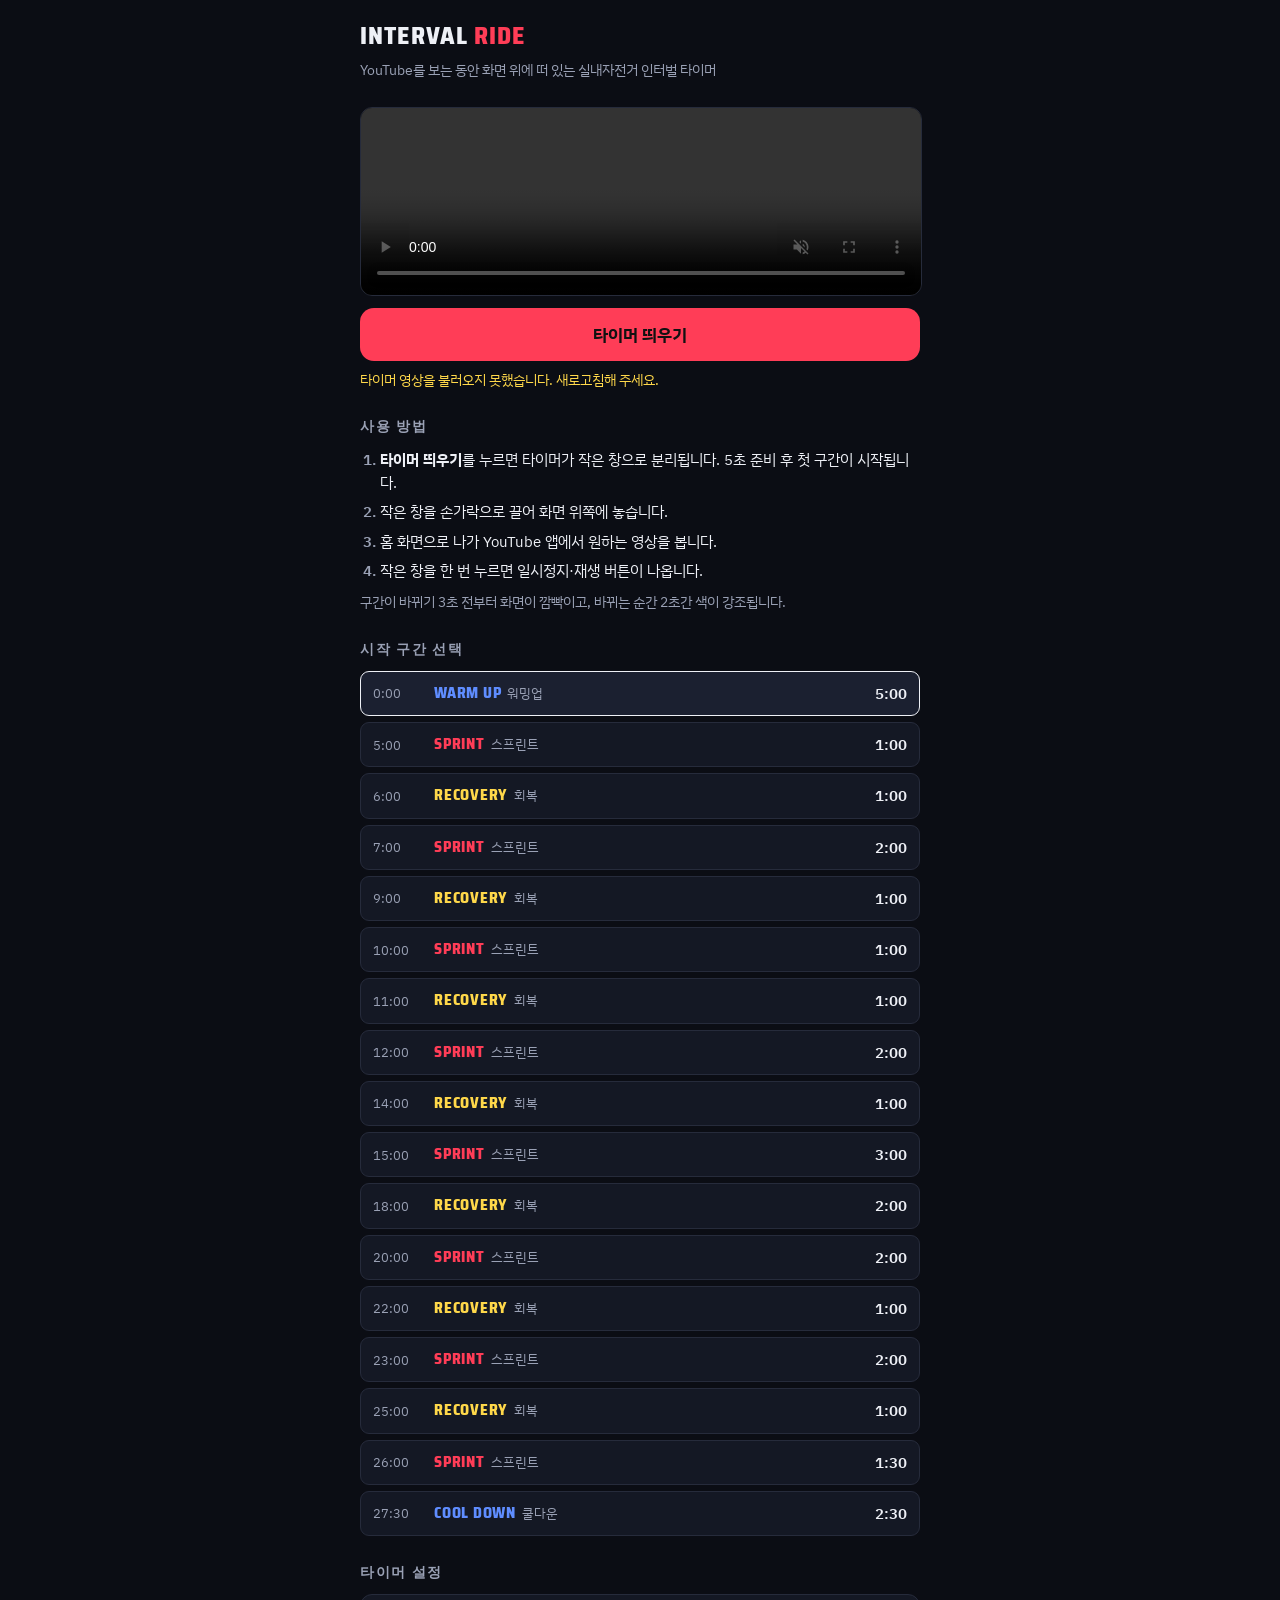
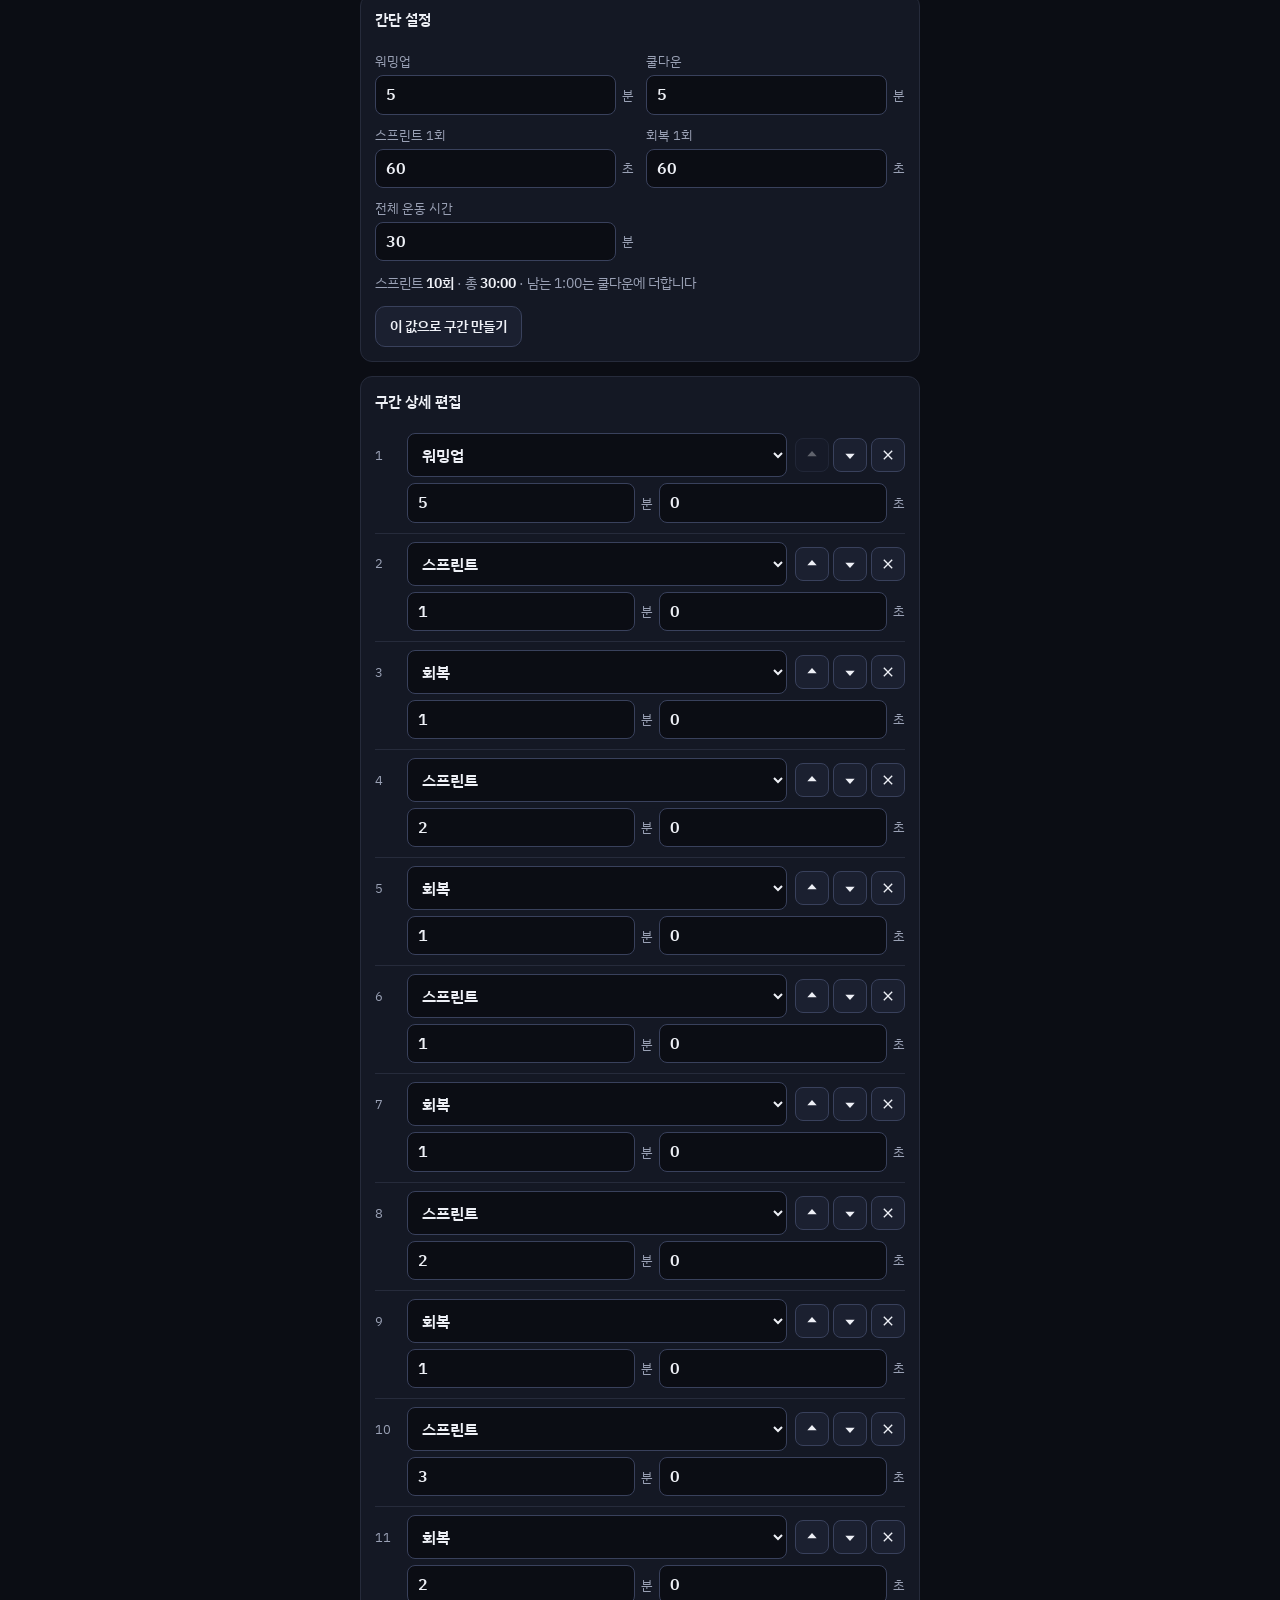
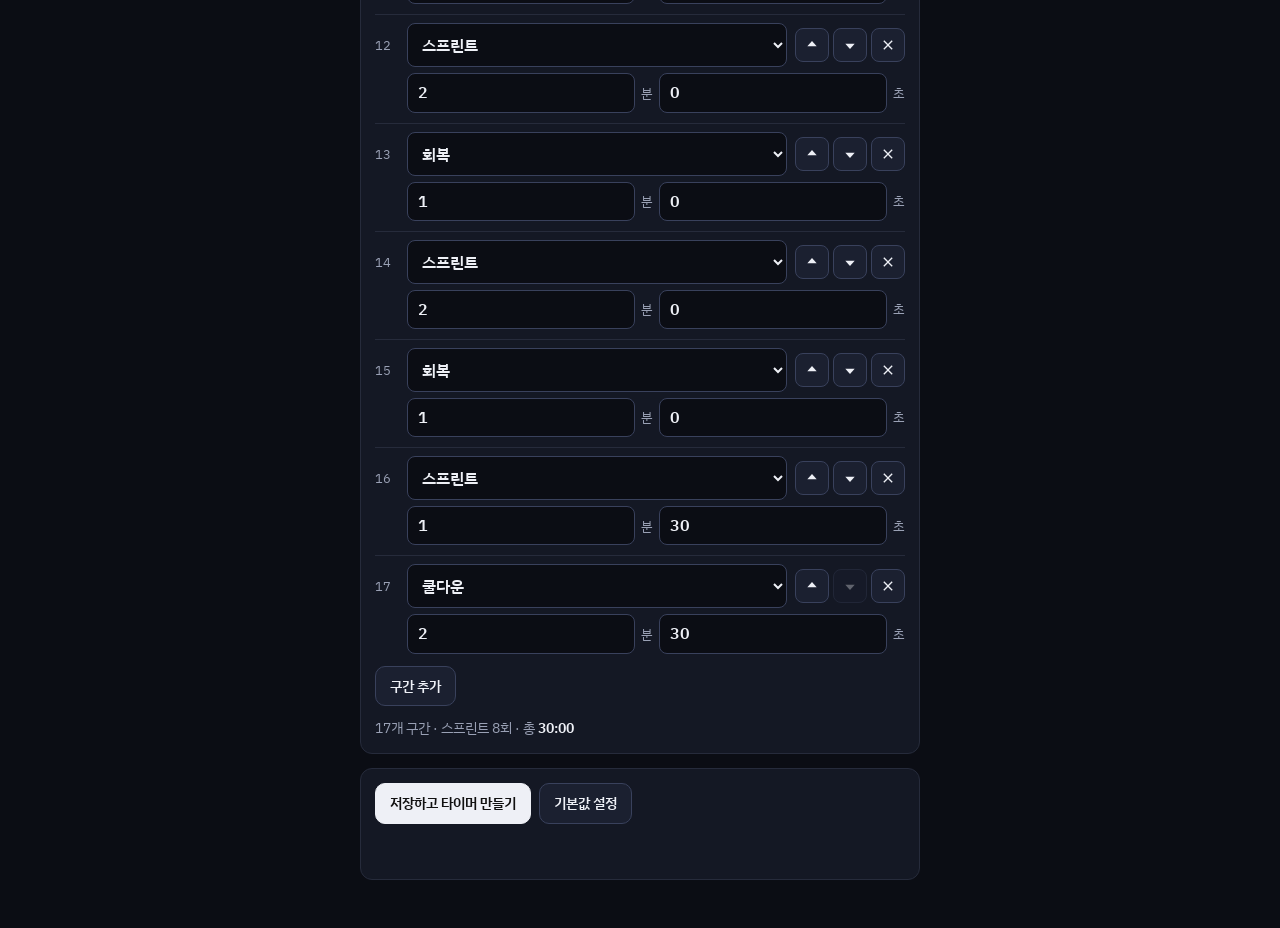
<file: index.html>
<!doctype html>
<html lang="ko">
<head>
<meta charset="utf-8">
<meta name="viewport" content="width=device-width, initial-scale=1">
<title>Interval Ride</title>
<meta http-equiv="refresh" content="0; url=docs/">
<link rel="apple-touch-icon" href="docs/apple-touch-icon.png">
<script>location.replace('docs/' + location.hash);</script>
</head>
<body style="background:#0b0d14;color:#eef0f6;font-family:system-ui,sans-serif;padding:24px">
<p>타이머로 이동합니다. 이동하지 않으면 <a href="docs/" style="color:#eef0f6">여기</a>를 누르세요.</p>
</body>
</html>
</file>
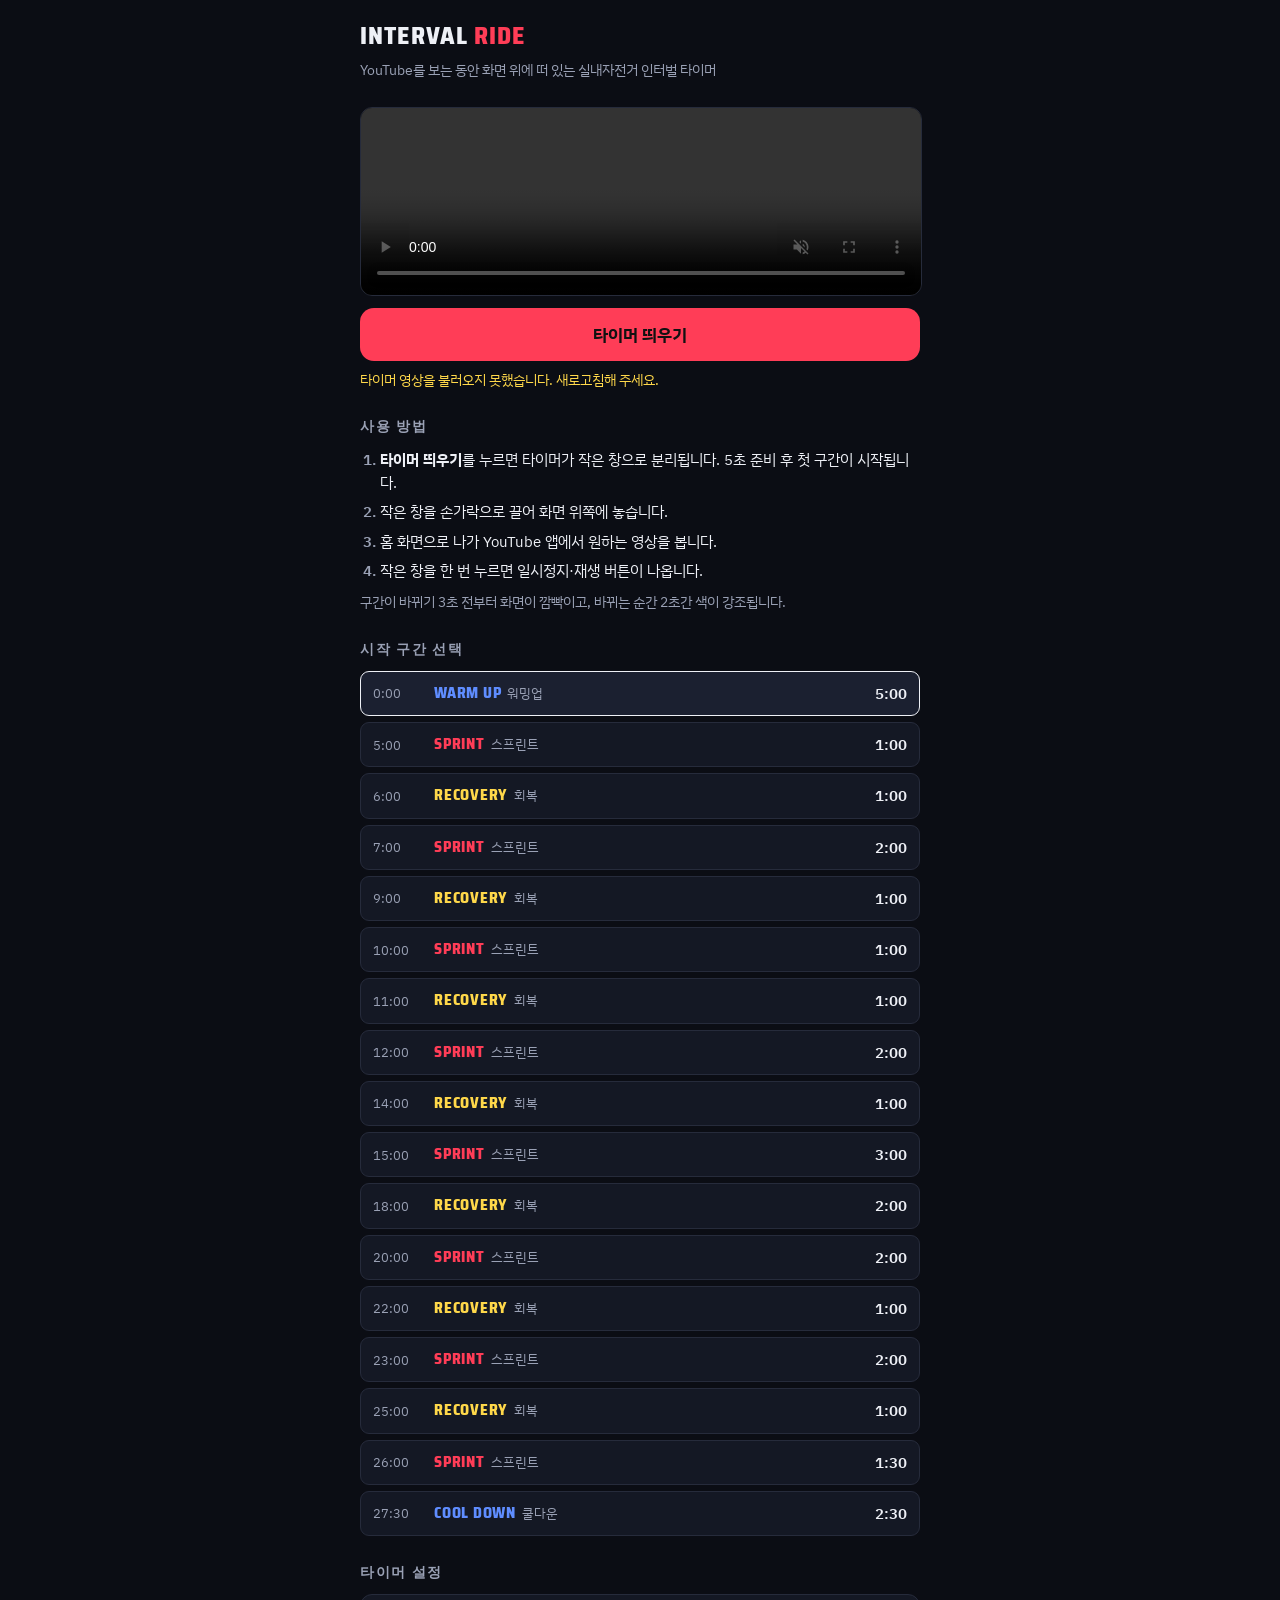
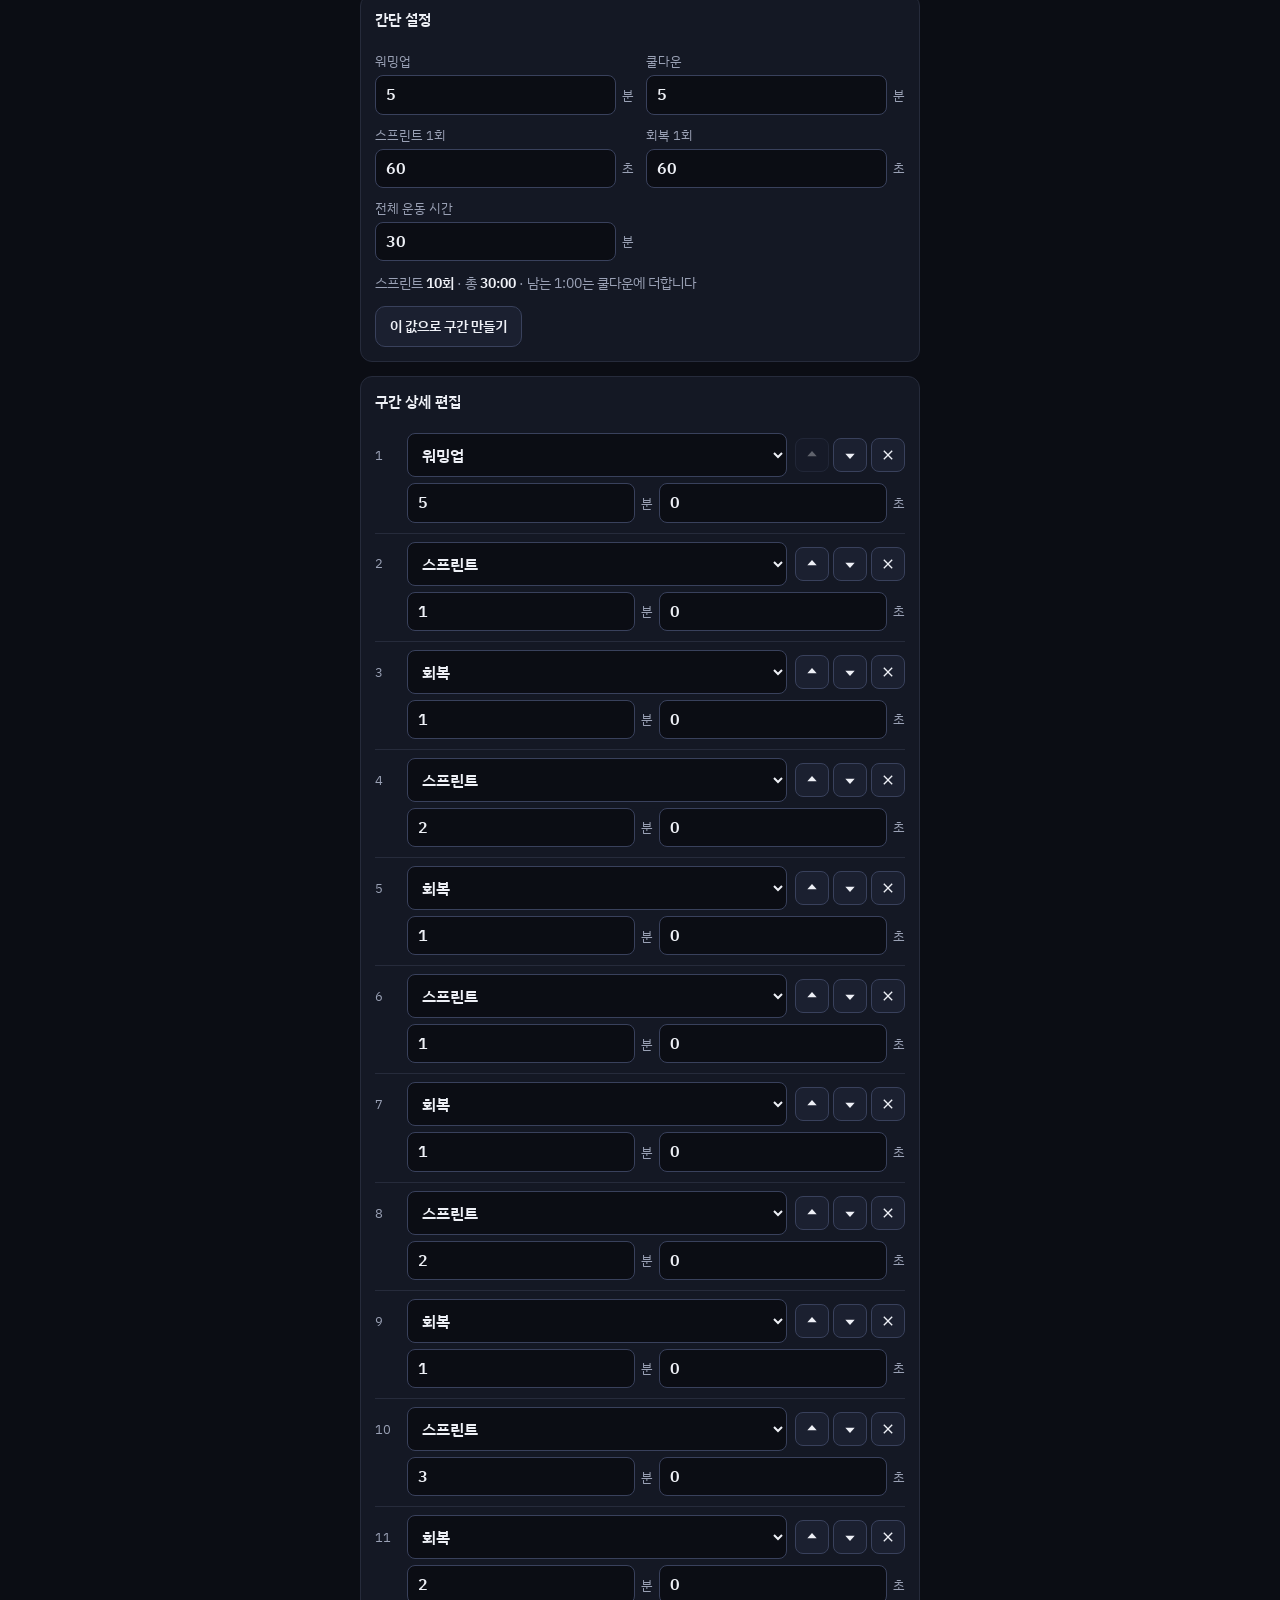
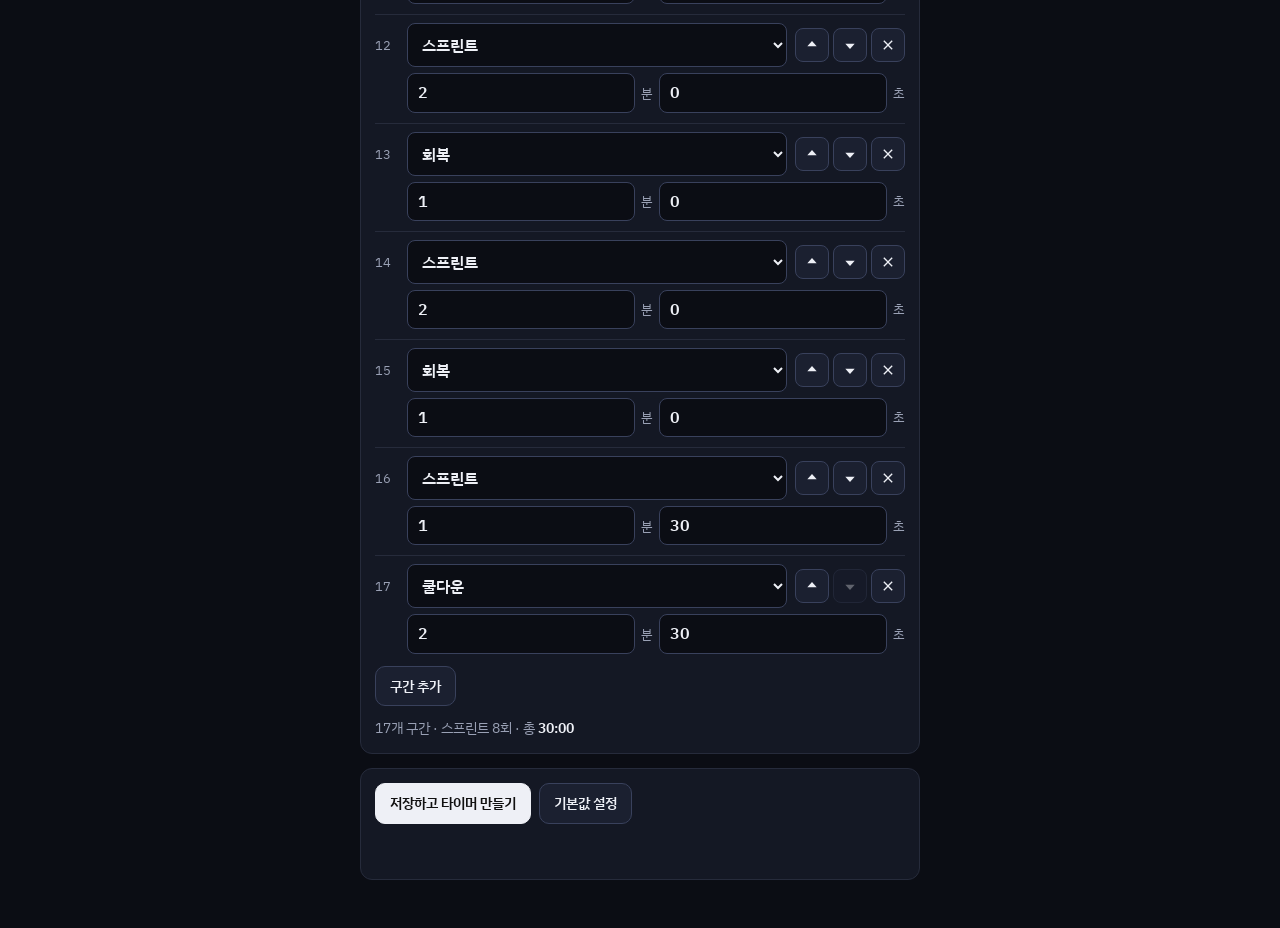
<file: docs/index.html>
<!doctype html>
<html lang="ko">
<head>
<meta charset="utf-8">
<meta name="viewport" content="width=device-width, initial-scale=1, viewport-fit=cover">
<meta name="apple-mobile-web-app-title" content="인터벌">
<meta name="theme-color" content="#0b0d14">
<link rel="apple-touch-icon" href="apple-touch-icon.png">
<link rel="manifest" href="manifest.webmanifest">
<style>html,body{margin:0}:root{padding-top:env(safe-area-inset-top,0px);padding-bottom:env(safe-area-inset-bottom,0px)}[hidden]{display:none!important}</style>
</head>
<body>
<title>Interval Ride</title>
<link rel="preconnect" href="https://fonts.googleapis.com">
<link rel="preconnect" href="https://fonts.gstatic.com" crossorigin>
<link rel="stylesheet" href="https://fonts.googleapis.com/css2?family=IBM+Plex+Sans+KR:wght@400;600&family=Saira+Semi+Condensed:wght@600;800&display=swap">
<style>
  /* 휴대폰 한 화면: 타이머 미리보기 → 띄우기 → 사용법 → 시작 구간 → 타이머 설정. 실내 운동용이라 어두운 테마 하나로 고정 */
  :root {
    --bg: #0b0d14;
    --panel: #141824;
    --panel-2: #1b2030;
    --line: #262b3b;
    --line-2: #39415c;
    --fg: #eef0f6;
    --muted: #9aa1b5;
    --warm: #5f8dff;
    --sprint: #ff3d57;
    --rec: #ffd84a;
    --ok: #4fe3a1;
    --font-display: "Saira Semi Condensed", "Arial Narrow", system-ui, sans-serif;
    --font-body: "IBM Plex Sans KR", "Apple SD Gothic Neo", "Malgun Gothic", system-ui, sans-serif;
    color-scheme: dark;
  }
  body { background: var(--bg); color: var(--fg); font-family: var(--font-body); font-size: 15px; line-height: 1.55; }
  .wrap { max-width: 560px; margin: 0 auto; padding-inline: 16px; padding-block: 18px 48px; display: flex; flex-direction: column; gap: 26px; }
  h1 { margin: 0; font-family: var(--font-display); font-weight: 800; font-size: 24px; letter-spacing: 0.04em; text-transform: uppercase; }
  h1 span { color: var(--sprint); }
  .lead { margin: 4px 0 0; color: var(--muted); font-size: 14px; }
  h2 { margin: 0 0 10px; font-family: var(--font-display); font-weight: 600; font-size: 14px; letter-spacing: 0.12em; text-transform: uppercase; color: var(--muted); }
  h3 { margin: 0 0 8px; font-size: 14.5px; font-weight: 600; }
  video { display: block; width: 100%; max-width: 100%; aspect-ratio: 3 / 1; background: #000; border-radius: 12px; border: 1px solid var(--line); }

  button { font-family: var(--font-body); }
  button:focus-visible, input:focus-visible, select:focus-visible { outline: 2px solid var(--fg); outline-offset: 2px; }
  .go {
    font-weight: 700; font-size: 17px; line-height: 1;
    color: #111; background: var(--sprint);
    border: 0; border-radius: 14px; padding: 18px; width: 100%; cursor: pointer;
  }
  .go:active { filter: brightness(0.92); }
  .go:disabled { background: var(--line-2); color: var(--muted); cursor: default; }
  .btn {
    font-weight: 600; font-size: 14px; line-height: 1.2;
    color: var(--fg); background: var(--panel-2);
    border: 1px solid var(--line-2); border-radius: 10px; padding: 11px 14px; cursor: pointer;
  }
  .btn.primary { background: var(--fg); color: #111; border-color: var(--fg); }
  .btn:disabled { opacity: 0.5; cursor: default; }
  .status { margin: 8px 0 0; min-height: 1.5em; font-size: 14px; color: var(--muted); }
  .status.err { color: var(--rec); }
  .status.ok { color: var(--ok); }

  ol.steps { margin: 0; padding-left: 1.3em; display: flex; flex-direction: column; gap: 6px; }
  ol.steps li::marker { color: var(--muted); font-weight: 600; }
  .note { margin: 10px 0 0; font-size: 13.5px; color: var(--muted); }

  .phases { list-style: none; margin: 0; padding: 0; display: flex; flex-direction: column; gap: 6px; }
  .phase {
    all: unset; box-sizing: border-box; width: 100%; cursor: pointer;
    display: grid; grid-template-columns: 3.4em 1fr auto; align-items: center; gap: 10px;
    padding: 10px 12px; border-radius: 9px;
    background: var(--panel); border: 1px solid var(--line);
    font-variant-numeric: tabular-nums;
  }
  .phase:focus-visible { outline: 2px solid var(--fg); outline-offset: 2px; }
  .phase .at { color: var(--muted); font-size: 13px; }
  .phase .name { font-family: var(--font-display); font-weight: 800; letter-spacing: 0.05em; }
  .phase .name small { font-family: var(--font-body); font-weight: 400; letter-spacing: 0; color: var(--muted); margin-left: 6px; font-size: 12.5px; }
  .phase .dur { font-weight: 600; }
  .is-now .phase { border-color: var(--fg); background: var(--panel-2); }
  .k-warmup, .k-cooldown { color: var(--warm); }
  .k-sprint { color: var(--sprint); }
  .k-recovery { color: var(--rec); }

  /* 설정 */
  .card { background: var(--panel); border: 1px solid var(--line); border-radius: 12px; padding: 14px; display: flex; flex-direction: column; gap: 12px; }
  .grid { display: grid; grid-template-columns: repeat(2, minmax(0, 1fr)); gap: 10px 12px; }
  .field { display: flex; flex-direction: column; gap: 4px; min-width: 0; }
  .field label { font-size: 13px; color: var(--muted); }
  .unit { display: flex; align-items: center; gap: 6px; }
  .unit span { color: var(--muted); font-size: 13px; }
  input[type="number"], select {
    font: 600 16px/1.2 var(--font-body);
    color: var(--fg); background: var(--bg);
    border: 1px solid var(--line-2); border-radius: 8px;
    padding: 9px 10px; width: 100%; min-width: 0; box-sizing: border-box;
    font-variant-numeric: tabular-nums;
  }
  .summary { margin: 0; font-size: 13.5px; color: var(--muted); }
  .summary b { color: var(--fg); font-weight: 600; }
  .actions { display: flex; flex-wrap: wrap; gap: 8px; }

  .edit-list { list-style: none; margin: 0; padding: 0; display: flex; flex-direction: column; gap: 8px; }
  .edit-row {
    display: grid;
    grid-template-columns: 1.6em minmax(0, 1fr) auto;
    grid-template-areas: "no kind tools" ". time time";
    gap: 6px 8px;
    align-items: center;
    padding-bottom: 10px;
    border-bottom: 1px solid var(--line);
  }
  .edit-row:last-child { border-bottom: 0; padding-bottom: 0; }
  .edit-row .no { grid-area: no; color: var(--muted); font-size: 13px; font-variant-numeric: tabular-nums; }
  .edit-row select { grid-area: kind; }
  .edit-row .time { grid-area: time; display: grid; grid-template-columns: minmax(0, 1fr) auto minmax(0, 1fr) auto; gap: 6px; align-items: center; }
  .edit-row .time span { color: var(--muted); font-size: 13px; }
  .edit-row .tools { grid-area: tools; display: flex; gap: 4px; }
  .icon-btn {
    width: 34px; height: 34px; display: grid; place-items: center;
    color: var(--fg); background: var(--panel-2);
    border: 1px solid var(--line-2); border-radius: 8px; cursor: pointer; padding: 0;
  }
  .icon-btn svg { width: 16px; height: 16px; fill: currentColor; }
  .icon-btn:disabled { opacity: 0.35; cursor: default; }

  progress { width: 100%; height: 8px; accent-color: var(--sprint); }
  .confirm { display: flex; flex-wrap: wrap; gap: 8px; align-items: center; font-size: 14px; }

  .standalone-note { margin-top: 10px; padding: 12px 14px; border-radius: 12px; background: var(--panel); border: 1px solid var(--rec); display: flex; flex-direction: column; gap: 10px; font-size: 14px; }
  .standalone-note p { margin: 0; }
  .standalone-note .small { color: var(--muted); font-size: 13px; }
  .standalone-note .btn { align-self: flex-start; text-decoration: none; }
  [hidden] { display: none !important; }
</style>

<div class="wrap">
  <header>
    <h1>Interval <span>Ride</span></h1>
    <p class="lead">YouTube를 보는 동안 화면 위에 떠 있는 실내자전거 인터벌 타이머</p>
  </header>

  <section aria-label="타이머">
    <video id="v" src="interval-ride-pip.mp4" muted playsinline webkit-playsinline preload="auto" controls></video>
    <div style="margin-top:12px">
      <button type="button" class="go" id="go">타이머 띄우기</button>
      <p class="status" id="status" role="status"></p>
      <div class="standalone-note" id="standalone-note" hidden>
        <p>지금은 홈 화면 앱 모드로 열려 있습니다. 이 모드에서는 아이폰이 작은 창(PiP)을 막습니다. Safari에서 열어 주세요.</p>
        <a class="btn" id="open-safari" href="x-safari-https://senemqor-bit.github.io/df/docs/">Safari에서 열기</a>
        <p class="small">홈 화면 아이콘을 다시 만들 때는 공유 → 홈 화면에 추가 화면에서 <b>웹 앱으로 열기</b>를 끄면, 아이콘이 Safari로 열립니다.</p>
      </div>
    </div>
  </section>

  <section>
    <h2>사용 방법</h2>
    <ol class="steps">
      <li><b>타이머 띄우기</b>를 누르면 타이머가 작은 창으로 분리됩니다. 5초 준비 후 첫 구간이 시작됩니다.</li>
      <li>작은 창을 손가락으로 끌어 화면 위쪽에 놓습니다.</li>
      <li>홈 화면으로 나가 YouTube 앱에서 원하는 영상을 봅니다.</li>
      <li>작은 창을 한 번 누르면 일시정지·재생 버튼이 나옵니다.</li>
    </ol>
    <p class="note">구간이 바뀌기 3초 전부터 화면이 깜빡이고, 바뀌는 순간 2초간 색이 강조됩니다.</p>
  </section>

  <section>
    <h2 id="phases-h">시작 구간 선택</h2>
    <ol class="phases" id="phases" aria-labelledby="phases-h"></ol>
  </section>

  <section>
    <h2>타이머 설정</h2>
    <div style="display:flex;flex-direction:column;gap:14px">

      <div class="card">
        <h3>간단 설정</h3>
        <div class="grid">
          <div class="field">
            <label for="q-warm">워밍업</label>
            <div class="unit"><input type="number" id="q-warm" min="0" max="30" step="1" inputmode="numeric" value="5"><span>분</span></div>
          </div>
          <div class="field">
            <label for="q-cool">쿨다운</label>
            <div class="unit"><input type="number" id="q-cool" min="0" max="30" step="1" inputmode="numeric" value="5"><span>분</span></div>
          </div>
          <div class="field">
            <label for="q-sprint">스프린트 1회</label>
            <div class="unit"><input type="number" id="q-sprint" min="5" max="600" step="5" inputmode="numeric" value="60"><span>초</span></div>
          </div>
          <div class="field">
            <label for="q-rec">회복 1회</label>
            <div class="unit"><input type="number" id="q-rec" min="5" max="600" step="5" inputmode="numeric" value="60"><span>초</span></div>
          </div>
          <div class="field">
            <label for="q-total">전체 운동 시간</label>
            <div class="unit"><input type="number" id="q-total" min="5" max="120" step="1" inputmode="numeric" value="30"><span>분</span></div>
          </div>
        </div>
        <p class="summary" id="q-summary"></p>
        <div class="actions">
          <button type="button" class="btn" id="q-apply">이 값으로 구간 만들기</button>
        </div>
      </div>

      <div class="card">
        <h3>구간 상세 편집</h3>
        <ol class="edit-list" id="edit-list"></ol>
        <div class="actions">
          <button type="button" class="btn" id="add">구간 추가</button>
        </div>
        <p class="summary" id="e-summary"></p>
      </div>

      <div class="card">
        <div class="actions">
          <button type="button" class="btn primary" id="build">저장하고 타이머 만들기</button>
          <button type="button" class="btn" id="reset">기본값 설정</button>
        </div>
        <div class="confirm" id="reset-confirm" hidden>
          <span>기본 구성(30분, 17구간)으로 되돌릴까요?</span>
          <button type="button" class="btn" id="reset-yes">되돌리기</button>
          <button type="button" class="btn" id="reset-no">취소</button>
        </div>
        <progress id="prog" max="1" value="0" hidden></progress>
        <p class="status" id="b-status" role="status"></p>
      </div>
    </div>
  </section>
</div>

<script>
(function () {
  'use strict';

  // ---------- 기본 구성 (원본 영상 기반, 마지막 쿨다운 일부를 회복·스프린트로 바꾼 구성, 총 30분) ----------
  var DEFAULT = [
    ['warmup', 300], ['sprint', 60], ['recovery', 60], ['sprint', 120], ['recovery', 60],
    ['sprint', 60], ['recovery', 60], ['sprint', 120], ['recovery', 60], ['sprint', 180],
    ['recovery', 120], ['sprint', 120], ['recovery', 60], ['sprint', 120], ['recovery', 60],
    ['sprint', 90], ['cooldown', 150]
  ];
  var LEAD = 5, TAIL = 10, FPS = 2;
  var KINDS = {
    warmup: { label: 'WARM UP', ko: '워밍업', color: '#5f8dff' },
    sprint: { label: 'SPRINT', ko: '스프린트', color: '#ff3d57' },
    recovery: { label: 'RECOVERY', ko: '회복', color: '#ffd84a' },
    cooldown: { label: 'COOL DOWN', ko: '쿨다운', color: '#5f8dff' }
  };
  var STORE = 'intervalRide.program';
  var MAX_TOTAL = 120 * 60;

  var $ = function (id) { return document.getElementById(id); };
  var v = $('v'), go = $('go'), statusEl = $('status'), list = $('phases');

  function say(el, msg, kind) { el.textContent = msg; el.className = 'status' + (kind ? ' ' + kind : ''); }
  function mmss(s) { return Math.floor(s / 60) + ':' + String(s % 60).padStart(2, '0'); }
  function totalOf(p) { return p.reduce(function (a, x) { return a + x[1]; }, 0); }
  function isDefault(p) { return JSON.stringify(p) === JSON.stringify(DEFAULT); }
  function startsOf(p) { var s = [], a = 0; p.forEach(function (x) { s.push(a); a += x[1]; }); return s; }
  function clone(p) { return p.map(function (x) { return [x[0], x[1]]; }); }

  function valid(p) {
    if (!Array.isArray(p) || !p.length) return false;
    return p.every(function (x) { return KINDS[x[0]] && x[1] >= 1 && x[1] <= 3600; }) && totalOf(p) <= MAX_TOTAL;
  }

  // 저장된 구성 (타이머로 쓰이는 것) 과 편집 중인 구성
  var active = DEFAULT;
  try {
    var saved = JSON.parse(localStorage.getItem(STORE) || 'null');
    if (valid(saved)) active = saved;
  } catch (e) { /* 기본값 사용 */ }
  var draft = clone(active);

  // ---------- 시작 구간 목록 ----------
  var rows = [];
  function renderPhases() {
    list.innerHTML = '';
    var st = startsOf(active);
    rows = active.map(function (p, i) {
      var li = document.createElement('li');
      var b = document.createElement('button');
      b.type = 'button';
      b.className = 'phase';
      b.innerHTML = '<span class="at">' + mmss(st[i]) + '</span>' +
        '<span class="name k-' + p[0] + '">' + KINDS[p[0]].label + '<small>' + KINDS[p[0]].ko + '</small></span>' +
        '<span class="dur">' + mmss(p[1]) + '</span>';
      b.addEventListener('click', function () {
        if (!v.src) return;
        v.currentTime = i === 0 ? 0 : LEAD + st[i];
        say(statusEl, KINDS[p[0]].label + ' (' + mmss(st[i]) + ')부터 시작하도록 맞췄습니다. 타이머 띄우기를 누르세요.');
        highlight();
      });
      li.appendChild(b);
      list.appendChild(li);
      return li;
    });
    highlight();
  }
  function highlight() {
    var st = startsOf(active), e = v.currentTime - LEAD, idx = 0;
    for (var i = 0; i < st.length; i++) if (st[i] <= e) idx = i;
    rows.forEach(function (li, i) { li.classList.toggle('is-now', i === idx); });
  }
  v.addEventListener('timeupdate', highlight);

  // ---------- 작은 창(PiP) ----------
  var PIP_OK = '작은 창으로 띄웠습니다. 위쪽으로 옮긴 뒤 YouTube를 여세요.';
  function inPip() {
    return v.webkitPresentationMode === 'picture-in-picture' || document.pictureInPictureElement === v;
  }
  go.addEventListener('click', function () {
    v.muted = true;
    var playing = v.play();
    if (playing && playing.catch) playing.catch(function () {});
    try {
      if (typeof v.webkitSupportsPresentationMode === 'function' && v.webkitSupportsPresentationMode('picture-in-picture')) {
        if (v.readyState < 1) {
          // 영상 정보를 아직 못 받았으면 아이폰이 작은 창 요청을 무시함 → 받는 즉시 다시 시도
          say(statusEl, '타이머를 불러오는 중입니다. 작은 창이 뜨지 않으면 버튼을 한 번 더 눌러 주세요.');
          v.addEventListener('loadedmetadata', function () {
            try { v.webkitSetPresentationMode('picture-in-picture'); } catch (e) { /* 다시 누르도록 안내됨 */ }
          }, { once: true });
          return;
        }
        v.webkitSetPresentationMode('picture-in-picture');
        setTimeout(function () {
          if (!inPip()) say(statusEl, '작은 창이 뜨지 않았습니다. 버튼을 한 번 더 눌러 주세요.', 'err');
        }, 1500);
        return;
      }
      if (document.pictureInPictureEnabled && typeof v.requestPictureInPicture === 'function') {
        v.requestPictureInPicture().then(function () { say(statusEl, PIP_OK); }, pipFail);
        return;
      }
    } catch (e) { /* 아래 안내 */ }
    // Safari에서 페이지가 claude.ai 안에 들어가 있으면 작은 창을 바로 열 수 없음 → 전체화면 플레이어로 열고 그 안의 PiP 버튼을 쓰게 함
    if (openFullscreen()) {
      say(statusEl, '전체화면 플레이어가 열렸습니다. 왼쪽 위의 작은 창(PiP) 버튼을 누르면 타이머가 작은 창으로 떠 있습니다.');
      return;
    }
    pipFail();
  });
  function openFullscreen() {
    try {
      if (typeof v.webkitEnterFullscreen === 'function') { v.webkitEnterFullscreen(); return true; }
      if (typeof v.requestFullscreen === 'function') { v.requestFullscreen().catch(function () {}); return true; }
    } catch (e) { /* 아래 안내 */ }
    return false;
  }
  // 홈 화면 '웹 앱'으로 열린 경우 (Safari 주소창 없음): 아이폰이 이 모드에서는 PiP를 허용하지 않음
  var standalone = window.navigator.standalone === true ||
    (window.matchMedia && window.matchMedia('(display-mode: standalone)').matches);
  if (standalone && window.top === window) $('standalone-note').hidden = false;
  function pipFail() {
    if (standalone) {
      say(statusEl, '홈 화면 앱 모드에서는 작은 창을 열 수 없습니다. 아래 Safari에서 열기를 눌러 주세요.', 'err');
      return;
    }
    say(statusEl, '이 화면에서는 작은 창을 바로 열 수 없습니다. 영상 왼쪽 위의 전체화면 버튼을 누른 뒤, 전체화면 플레이어의 작은 창(PiP) 버튼을 눌러 주세요.', 'err');
  }
  v.addEventListener('enterpictureinpicture', function () { say(statusEl, PIP_OK); });
  v.addEventListener('webkitpresentationmodechanged', function () {
    if (v.webkitPresentationMode === 'picture-in-picture') say(statusEl, PIP_OK, 'ok');
  });
  v.addEventListener('error', function () {
    if (v.getAttribute('src')) say(statusEl, '타이머 영상을 불러오지 못했습니다. 새로고침해 주세요.', 'err');
  });

  // ---------- 간단 설정 ----------
  var qIds = ['q-warm', 'q-cool', 'q-sprint', 'q-rec', 'q-total'];
  function num(id) { var n = parseInt($(id).value, 10); return isFinite(n) ? n : 0; }
  function quickProgram() {
    var warm = Math.max(0, num('q-warm')) * 60, cool = Math.max(0, num('q-cool')) * 60;
    var sp = Math.max(5, num('q-sprint')), rc = Math.max(5, num('q-rec'));
    var total = Math.min(MAX_TOTAL, Math.max(1, num('q-total')) * 60);
    var room = total - warm - cool;
    var rounds = Math.floor((room + rc) / (sp + rc)); // 마지막 스프린트 뒤 회복은 생략 가능
    if (rounds < 1) return { error: '전체 운동 시간이 워밍업과 쿨다운을 더한 시간보다 길어야 합니다.' };
    var p = [];
    if (warm) p.push(['warmup', warm]);
    for (var i = 0; i < rounds; i++) {
      p.push(['sprint', sp]);
      if (i < rounds - 1) p.push(['recovery', rc]);
    }
    var used = totalOf(p) + cool;
    var extra = total - used; // 남는 시간은 쿨다운에 더해 전체 시간을 정확히 맞춤
    if (cool + extra > 0) p.push(['cooldown', cool + extra]);
    return { program: p, rounds: rounds, extra: extra };
  }
  function renderQuick() {
    var r = quickProgram();
    var el = $('q-summary');
    if (r.error) { el.textContent = r.error; return; }
    el.innerHTML = '스프린트 <b>' + r.rounds + '회</b> · 총 <b>' + mmss(totalOf(r.program)) + '</b>' +
      (r.extra > 0 ? ' · 남는 ' + mmss(r.extra) + '는 쿨다운에 더합니다' : '');
  }
  qIds.forEach(function (id) { $(id).addEventListener('input', renderQuick); });
  $('q-apply').addEventListener('click', function () {
    var r = quickProgram();
    if (r.error) { say($('b-status'), r.error, 'err'); return; }
    draft = r.program;
    renderEditor();
    say($('b-status'), '구간 상세 편집에 반영했습니다. 확인 후 저장하고 타이머 만들기를 누르세요.');
  });

  // ---------- 상세 편집 ----------
  var ICON = {
    up: '<svg viewBox="0 0 24 24"><path d="M12 6l7 8h-14z"/></svg>',
    down: '<svg viewBox="0 0 24 24"><path d="M12 18l-7-8h14z"/></svg>',
    del: '<svg viewBox="0 0 24 24"><path d="M6.4 5 12 10.6 17.6 5 19 6.4 13.4 12l5.6 5.6-1.4 1.4-5.6-5.6L6.4 19 5 17.6l5.6-5.6L5 6.4z"/></svg>'
  };
  var editList = $('edit-list');
  function renderEditor() {
    editList.innerHTML = '';
    draft.forEach(function (p, i) {
      var li = document.createElement('li');
      li.className = 'edit-row';
      var opts = Object.keys(KINDS).map(function (k) {
        return '<option value="' + k + '"' + (k === p[0] ? ' selected' : '') + '>' + KINDS[k].ko + '</option>';
      }).join('');
      li.innerHTML =
        '<span class="no">' + (i + 1) + '</span>' +
        '<select id="e-kind-' + i + '" aria-label="' + (i + 1) + '번 구간 종류">' + opts + '</select>' +
        '<span class="time">' +
          '<input type="number" id="e-min-' + i + '" min="0" max="60" inputmode="numeric" value="' + Math.floor(p[1] / 60) + '" aria-label="' + (i + 1) + '번 구간 분"><span>분</span>' +
          '<input type="number" id="e-sec-' + i + '" min="0" max="59" inputmode="numeric" value="' + (p[1] % 60) + '" aria-label="' + (i + 1) + '번 구간 초"><span>초</span>' +
        '</span>' +
        '<span class="tools">' +
          '<button type="button" class="icon-btn" data-act="up" aria-label="위로"' + (i === 0 ? ' disabled' : '') + '>' + ICON.up + '</button>' +
          '<button type="button" class="icon-btn" data-act="down" aria-label="아래로"' + (i === draft.length - 1 ? ' disabled' : '') + '>' + ICON.down + '</button>' +
          '<button type="button" class="icon-btn" data-act="del" aria-label="삭제"' + (draft.length === 1 ? ' disabled' : '') + '>' + ICON.del + '</button>' +
        '</span>';
      li.querySelector('select').addEventListener('change', function (ev) { draft[i][0] = ev.target.value; renderEditSummary(); });
      li.querySelectorAll('input').forEach(function (inp) {
        inp.addEventListener('input', function () {
          var m = Math.max(0, parseInt(li.querySelector('#e-min-' + i).value, 10) || 0);
          var s = Math.max(0, parseInt(li.querySelector('#e-sec-' + i).value, 10) || 0);
          draft[i][1] = m * 60 + s;
          renderEditSummary();
        });
      });
      li.querySelector('.tools').addEventListener('click', function (ev) {
        var b = ev.target.closest('button');
        if (!b || b.disabled) return;
        var act = b.dataset.act;
        if (act === 'up') { var t = draft[i - 1]; draft[i - 1] = draft[i]; draft[i] = t; }
        else if (act === 'down') { var u = draft[i + 1]; draft[i + 1] = draft[i]; draft[i] = u; }
        else if (act === 'del') draft.splice(i, 1);
        renderEditor();
      });
      editList.appendChild(li);
    });
    renderEditSummary();
  }
  function renderEditSummary() {
    var sprints = draft.filter(function (x) { return x[0] === 'sprint'; }).length;
    var t = totalOf(draft);
    var bad = draft.some(function (x) { return x[1] < 1; });
    $('e-summary').innerHTML = draft.length + '개 구간 · 스프린트 ' + sprints + '회 · 총 <b>' + mmss(t) + '</b>' +
      (bad ? ' · 0초인 구간이 있습니다' : '') + (t > MAX_TOTAL ? ' · 최대 120분까지 가능합니다' : '');
  }
  $('add').addEventListener('click', function () {
    var last = draft[draft.length - 1];
    var kind = last && last[0] === 'sprint' ? 'recovery' : 'sprint';
    draft.push([kind, 60]);
    renderEditor();
  });

  // ---------- 기본값 ----------
  $('reset').addEventListener('click', function () { $('reset-confirm').hidden = false; });
  $('reset-no').addEventListener('click', function () { $('reset-confirm').hidden = true; });
  $('reset-yes').addEventListener('click', function () {
    $('reset-confirm').hidden = true;
    draft = clone(DEFAULT);
    [['q-warm', 5], ['q-cool', 5], ['q-sprint', 60], ['q-rec', 60], ['q-total', 30]].forEach(function (x) { $(x[0]).value = x[1]; });
    renderQuick();
    renderEditor();
    activate(DEFAULT, null);
    saveProgram(null);
    say($('b-status'), '기본 구성(30분, 17구간)으로 되돌렸습니다.', 'ok');
  });

  // ---------- 타이머 영상 만들기 (기기 안에서 바로 인코딩) ----------
  var blobUrl = null;
  var DEFAULT_SRC = 'interval-ride-pip.mp4';
  var defaultBlobUrl = null;
  function activate(p, url) {
    active = clone(p);
    if (blobUrl && blobUrl !== url) URL.revokeObjectURL(blobUrl);
    blobUrl = url;
    v.src = url || defaultBlobUrl || DEFAULT_SRC;
    v.load();
    renderPhases();
    if (!url && !defaultBlobUrl) preloadDefault();
  }
  // 기본 영상을 미리 통째로 받아 둠: 아이폰 Safari는 네트워크 영상의 정보를 미리 받지 않아 첫 터치에 작은 창이 안 뜰 수 있음
  var preloading = false;
  function preloadDefault() {
    if (preloading || defaultBlobUrl || typeof fetch !== 'function') return;
    preloading = true;
    fetch(DEFAULT_SRC).then(function (r) {
      if (!r.ok) throw new Error('fetch');
      return r.blob();
    }).then(function (b) {
      defaultBlobUrl = URL.createObjectURL(new Blob([b], { type: 'video/mp4' }));
      if (blobUrl || !isDefault(active) || inPip() || !v.paused) return; // 사용자 구성 사용 중이거나 이미 재생 중
      var t = v.currentTime;
      v.src = defaultBlobUrl;
      v.load();
      if (t) v.addEventListener('loadedmetadata', function () { v.currentTime = t; }, { once: true });
    }).catch(function () { preloading = false; });
  }

  function frameState(p, st, total, t) {
    if (t < LEAD) {
      var first = p[0];
      return { col: '#5f8dff', frac: t / LEAD, time: String(Math.ceil(LEAD - t)), label: 'READY',
        sub: '1/' + p.length + ' · NEXT ' + KINDS[first[0]].label + ' ' + mmss(first[1]), flash: null };
    }
    if (t >= LEAD + total) {
      return { col: '#4fe3a1', frac: 1, time: pad(total), label: 'FINISH', sub: mmss(total) + ' COMPLETE', flash: null };
    }
    var e = t - LEAD, i = 0;
    for (var j = 0; j < st.length; j++) if (st[j] <= e) i = j;
    var k = p[i], into = e - st[i], rem = k[1] - into, nx = p[i + 1];
    var flash = null;
    if (into < 2) flash = KINDS[k[0]].color;
    else if (rem <= 3 && nx && Math.floor(rem * 2) % 2 === 1) flash = KINDS[nx[0]].color;
    return {
      col: KINDS[k[0]].color, frac: into / k[1], time: pad(rem), label: KINDS[k[0]].label, flash: flash,
      sub: (i + 1) + '/' + p.length + ' · ' + (nx ? 'NEXT ' + KINDS[nx[0]].label + ' ' + mmss(nx[1]) : 'LAST INTERVAL')
    };
  }
  function pad(s) {
    s = Math.max(0, Math.ceil(s - 1e-9));
    return String(Math.floor(s / 60)).padStart(2, '0') + ':' + String(s % 60).padStart(2, '0');
  }
  function mix(hex, a) {
    var n = parseInt(hex.slice(1), 16), bg = [11, 13, 20];
    var c = [(n >> 16) & 255, (n >> 8) & 255, n & 255];
    return 'rgb(' + c.map(function (x, i) { return Math.round(bg[i] * (1 - a) + x * a); }).join(',') + ')';
  }
  var SANS = '-apple-system, "SF Pro Display", "Helvetica Neue", Arial, sans-serif';
  function draw(ctx, s) {
    var W = 720, H = 240, cx = 120, cy = 120;
    ctx.fillStyle = s.flash ? mix(s.flash, 0.3) : '#0b0d14';
    ctx.fillRect(0, 0, W, H);
    ctx.fillStyle = '#141824';
    ctx.beginPath(); ctx.arc(cx, cy, 104, 0, Math.PI * 2); ctx.fill();
    ctx.lineWidth = 13; ctx.lineCap = 'butt';
    ctx.strokeStyle = '#2e3342';
    ctx.beginPath(); ctx.arc(cx, cy, 90, 0, Math.PI * 2); ctx.stroke();
    if (s.frac > 0) {
      ctx.strokeStyle = s.col;
      ctx.beginPath(); ctx.arc(cx, cy, 90, -Math.PI / 2, -Math.PI / 2 + Math.PI * 2 * Math.min(1, s.frac)); ctx.stroke();
    }
    ctx.fillStyle = '#ffffff'; ctx.textAlign = 'center'; ctx.textBaseline = 'middle';
    ctx.font = '700 46px ' + SANS;
    ctx.fillText(s.time, cx, cy + 2);
    ctx.textAlign = 'left'; ctx.textBaseline = 'alphabetic';
    ctx.fillStyle = '#cdd2de'; ctx.font = '600 25px ' + SANS;
    ctx.fillText(s.sub, 252, 82, W - 270);
    ctx.fillStyle = s.col; ctx.font = '800 74px ' + SANS;
    ctx.fillText(s.label, 252, 170, W - 270);
  }

  var muxerReady = null;
  function loadMuxer() {
    if (window.Mp4Muxer) return Promise.resolve();
    if (muxerReady) return muxerReady;
    muxerReady = new Promise(function (resolve, reject) {
      var s = document.createElement('script');
      s.src = 'https://cdn.jsdelivr.net/npm/mp4-muxer@5.1.3/build/mp4-muxer.js';
      s.onload = function () { resolve(); };
      s.onerror = function () { muxerReady = null; reject(new Error('muxer')); };
      document.head.appendChild(s);
    });
    return muxerReady;
  }

  function encode(p, onProgress) {
    var W = 720, H = 240;
    var config = { codec: 'avc1.42001f', width: W, height: H, bitrate: 250000, framerate: FPS };
    if (typeof VideoEncoder === 'undefined') return Promise.reject(new Error('unsupported'));
    return VideoEncoder.isConfigSupported(config).then(function (sup) {
      if (!sup || !sup.supported) throw new Error('unsupported');
      return loadMuxer();
    }).then(function () {
      var muxer = new Mp4Muxer.Muxer({
        target: new Mp4Muxer.ArrayBufferTarget(),
        video: { codec: 'avc', width: W, height: H, frameRate: FPS },
        fastStart: 'in-memory'
      });
      var failed = null;
      var enc = new VideoEncoder({
        output: function (chunk, meta) { muxer.addVideoChunk(chunk, meta); },
        error: function (e) { failed = e; }
      });
      enc.configure(config);
      var canvas = document.createElement('canvas');
      canvas.width = W; canvas.height = H;
      var ctx = canvas.getContext('2d');
      var st = startsOf(p), total = totalOf(p);
      var n = (LEAD + total + TAIL) * FPS, i = 0, step = 1e6 / FPS;
      return new Promise(function (resolve, reject) {
        function chunk() {
          if (failed) { reject(failed); return; }
          var until = Math.min(n, i + 40);
          for (; i < until; i++) {
            draw(ctx, frameState(p, st, total, i / FPS));
            var f = new VideoFrame(canvas, { timestamp: Math.round(i * step), duration: Math.round(step) });
            enc.encode(f, { keyFrame: i % (FPS * 10) === 0 });
            f.close();
          }
          onProgress(i / n);
          if (i < n) { setTimeout(chunk, enc.encodeQueueSize > 20 ? 30 : 0); return; }
          enc.flush().then(function () {
            enc.close();
            muxer.finalize();
            resolve(new Blob([muxer.target.buffer], { type: 'video/mp4' }));
          }, reject);
        }
        chunk();
      });
    });
  }

  var building = false;
  $('build').addEventListener('click', function () {
    if (building) return;
    var bs = $('b-status');
    if (!valid(draft) || draft.some(function (x) { return x[1] < 1; })) {
      say(bs, '구간 길이는 1초 이상, 전체는 120분 이하로 맞춰 주세요.', 'err');
      return;
    }
    var p = clone(draft);
    if (isDefault(p)) {
      saveProgram(null);
      activate(DEFAULT, null);
      say(bs, '기본 구성을 사용합니다. 위로 올라가 타이머 띄우기를 누르세요.', 'ok');
      return;
    }
    building = true;
    $('build').disabled = go.disabled = true;
    var prog = $('prog');
    prog.hidden = false; prog.value = 0;
    say(bs, '타이머를 만드는 중입니다. 잠시만 기다려 주세요.');
    encode(p, function (r) { prog.value = r; }).then(function (blob) {
      activate(p, URL.createObjectURL(blob));
      saveProgram(p);
      say(bs, '완성했습니다 (총 ' + mmss(totalOf(p)) + '). 위로 올라가 타이머 띄우기를 누르세요.', 'ok');
    }, function (err) {
      say(bs, err && err.message === 'unsupported'
        ? '이 기기의 브라우저는 타이머 영상 만들기를 지원하지 않습니다. iOS 16.4 이상 Safari에서 열어 주세요.'
        : err && err.message === 'muxer'
          ? '필요한 구성 요소를 불러오지 못했습니다. 인터넷 연결을 확인한 뒤 다시 눌러 주세요.'
          : '타이머를 만들지 못했습니다. 다시 시도해 주세요.', 'err');
    }).then(function () {
      building = false;
      $('build').disabled = go.disabled = false;
      prog.hidden = true;
      afterBuild();
    });
  });

  // ---------- 설정 저장 ----------
  // 브라우저 저장소는 앱을 닫으면 지워질 수 있어서, 계정별 비공개 저장소(db)에도 함께 저장하고 열 때 그쪽을 우선함
  var remoteRef = null;
  var remoteReady = (window.claude && typeof window.claude.use === 'function')
    ? Promise.all([window.claude.use('db'), window.claude.use('user')]).then(function (r) {
        var db = r[0], user = r[1];
        if (!db || !user) return null;
        return user.id().then(function (id) {
          remoteRef = id ? db.doc('data/users/' + id + '/program') : null;
          return remoteRef;
        });
      }).catch(function () { return null; })
    : Promise.resolve(null);

  function saveProgram(p) {
    try {
      if (p) localStorage.setItem(STORE, JSON.stringify(p));
      else localStorage.removeItem(STORE);
    } catch (e) { /* 무시 */ }
    remoteReady.then(function (ref) {
      if (ref) return ref.set({ program: p ? JSON.stringify(p) : '', savedAt: Date.now() });
    }).catch(function () { /* 브라우저 저장소에는 남아 있음 */ });
  }

  function loadRemote() {
    return remoteReady.then(function (ref) {
      if (!ref) return undefined;
      return ref.get().then(function (snap) {
        if (!snap.exists) return undefined;
        var raw = (snap.data() || {}).program;
        if (!raw) return null; // 기본값으로 저장된 상태
        var p = JSON.parse(raw);
        return valid(p) ? p : undefined;
      });
    }).catch(function () { return undefined; });
  }

  // 저장된 사용자 구성은 페이지를 열 때마다 타이머 영상을 다시 만듦
  var pending = null;
  function buildSaved(p) {
    if (building) { pending = p; return; }
    draft = clone(p);
    renderEditor();
    say(statusEl, '저장된 사용자 구성(' + mmss(totalOf(p)) + ')으로 타이머를 준비하는 중입니다.');
    v.removeAttribute('src');
    booting = true;
    $('build').click();
  }
  var booting = false;
  function afterBuild() {
    if (booting) {
      booting = false;
      if (blobUrl) say(statusEl, '사용자 구성(' + mmss(totalOf(active)) + ')이 준비되었습니다.', 'ok');
      else { activate(DEFAULT, null); say(statusEl, '사용자 구성을 만들지 못해 기본 구성을 불러왔습니다. 아래 저장하고 타이머 만들기를 다시 눌러 주세요.', 'err'); }
    }
    if (pending) { var p = pending; pending = null; buildSaved(p); }
  }

  // ---------- 시작 ----------
  renderQuick();
  renderEditor();
  renderPhases();
  var localProgram = isDefault(active) ? null : clone(active);
  if (!localProgram) { v.load(); preloadDefault(); }
  if (localProgram) buildSaved(localProgram);
  loadRemote().then(function (p) {
    if (p === undefined) {
      // 계정 저장소에 아직 없으면 이 기기의 설정을 올려 둠
      if (localProgram) saveProgram(localProgram);
      return;
    }
    if (JSON.stringify(p) === JSON.stringify(localProgram)) return;
    try {
      if (p) localStorage.setItem(STORE, JSON.stringify(p));
      else localStorage.removeItem(STORE);
    } catch (e) { /* 무시 */ }
    if (p) buildSaved(p);
    else if (localProgram) {
      // 다른 곳에서 기본값으로 되돌린 경우
      pending = null;
      draft = clone(DEFAULT);
      renderEditor();
      if (!building) activate(DEFAULT, null);
    }
  });
})();
</script>

</body>
</html>
</file>
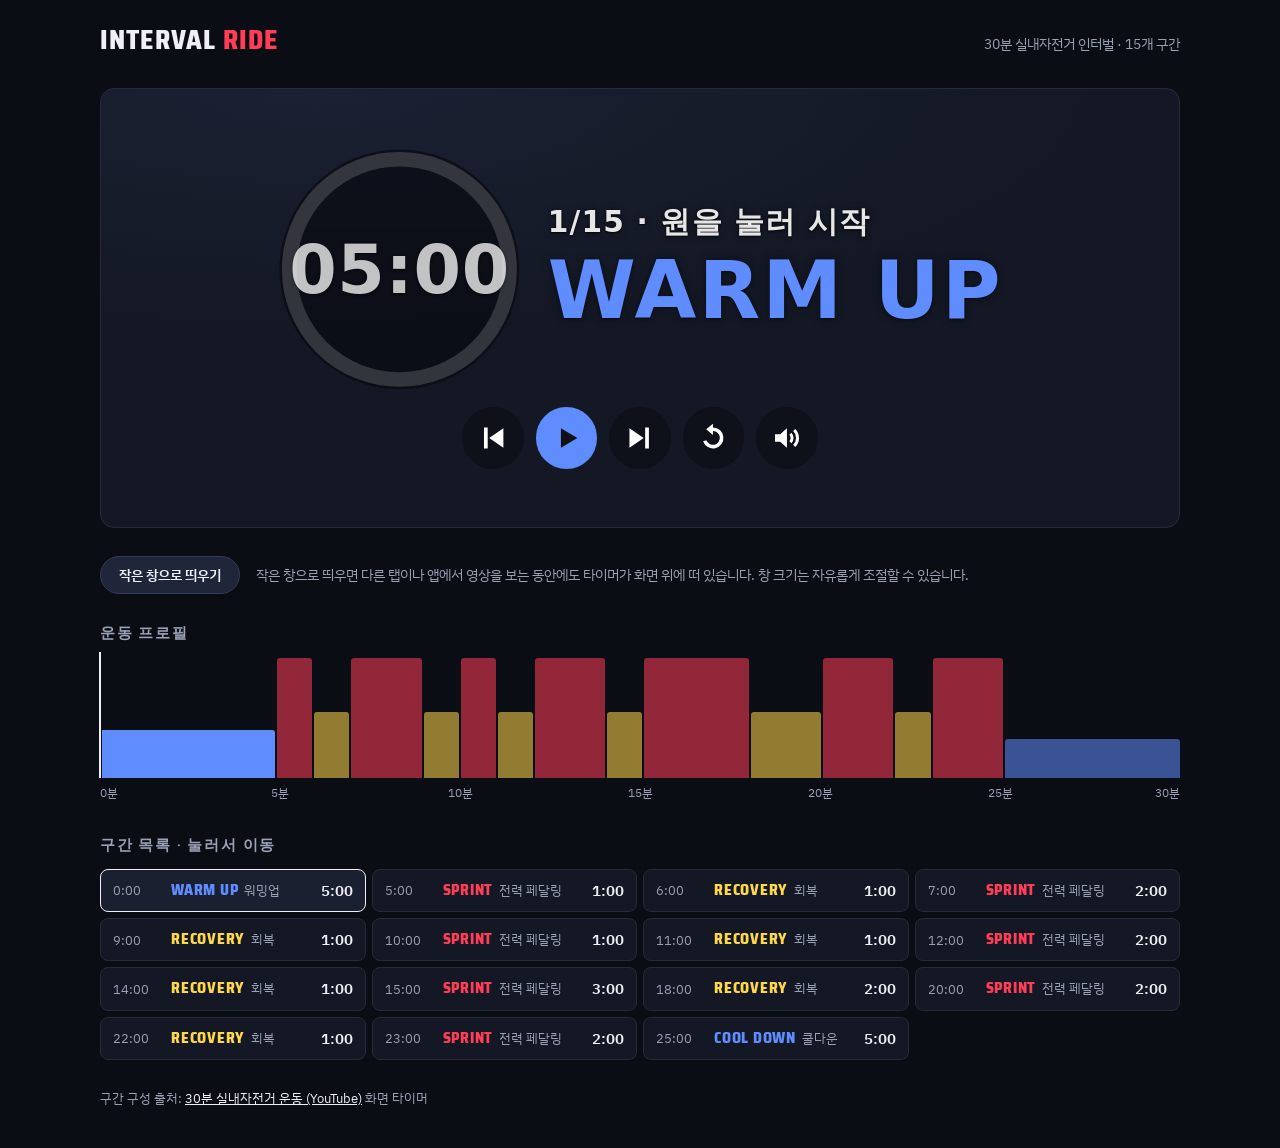
<file: extension/timer.html>
<!doctype html>
<html lang="ko">
<head>
<meta charset="utf-8">
<meta name="viewport" content="width=device-width, initial-scale=1, viewport-fit=cover">
<title>Interval Ride</title>
<link rel="preconnect" href="https://fonts.googleapis.com">
<link rel="preconnect" href="https://fonts.gstatic.com" crossorigin>
<link rel="stylesheet" href="https://fonts.googleapis.com/css2?family=IBM+Plex+Sans+KR:wght@400;600&family=Saira+Semi+Condensed:wght@600;800&display=swap">
<link rel="stylesheet" href="overlay.css">
<style>
  /* 레이아웃: 위에서부터 큰 타이머 → 운동 프로필(구간 그래프) → 구간 목록. 실내 운동용 화면이라 어두운 테마 하나로 고정 */
  :root {
    --bg: #0b0d14;
    --panel: #141824;
    --line: #262b3b;
    --fg: #eef0f6;
    --muted: #9aa1b5;
    --warm: #5f8dff;
    --sprint: #ff3d57;
    --rec: #ffd84a;
    --font-display: "Saira Semi Condensed", "Arial Narrow", system-ui, sans-serif;
    --font-body: "IBM Plex Sans KR", "Apple SD Gothic Neo", "Malgun Gothic", system-ui, sans-serif;
    color-scheme: dark;
  }
  html, body { height: 100%; }
  body {
    margin: 0;
    background: var(--bg);
    color: var(--fg);
    font-family: var(--font-body);
    font-size: 15px;
    line-height: 1.55;
  }
  .wrap {
    max-width: 1080px;
    margin: 0 auto;
    padding-inline: 16px;
    padding-block: 20px 40px;
    display: flex;
    flex-direction: column;
    gap: 28px;
  }
  header { display: flex; flex-wrap: wrap; align-items: baseline; justify-content: space-between; gap: 8px 20px; }
  h1 {
    margin: 0;
    font-family: var(--font-display);
    font-weight: 800;
    font-size: 26px;
    letter-spacing: 0.04em;
    text-transform: uppercase;
  }
  h1 span { color: var(--sprint); }
  header p { margin: 0; color: var(--muted); font-size: 14px; }

  .stage {
    position: relative;
    height: min(46vh, 420px, calc(56vw + 40px));
    min-height: 200px;
    border-radius: 14px;
    background:
      radial-gradient(120% 90% at 20% 0%, #1b2133 0%, transparent 60%),
      var(--panel);
    border: 1px solid var(--line);
    display: grid;
    place-items: center;
    overflow: hidden;
    padding: 12px;
  }
  .stage-note {
    margin: 0;
    color: var(--muted);
    font-size: 14px;
    text-align: center;
    max-width: 34ch;
  }

  .tools { display: flex; flex-wrap: wrap; gap: 10px 16px; align-items: center; }
  .btn {
    font: 600 14px/1 var(--font-body);
    color: var(--fg);
    background: #20263a;
    border: 1px solid #333b55;
    border-radius: 999px;
    padding: 11px 18px;
    cursor: pointer;
  }
  .btn:hover { background: #29304a; }
  .btn:focus-visible { outline: 2px solid var(--fg); outline-offset: 2px; }
  .tools p { margin: 0; color: var(--muted); font-size: 13.5px; flex: 1 1 260px; min-width: 0; }

  h2 {
    margin: 0 0 12px;
    font-family: var(--font-display);
    font-weight: 600;
    font-size: 15px;
    letter-spacing: 0.12em;
    text-transform: uppercase;
    color: var(--muted);
  }

  /* 운동 프로필: 막대 폭 = 구간 길이, 높이 = 강도 */
  .profile { position: relative; height: 120px; display: flex; align-items: flex-end; gap: 2px; }
  .seg {
    all: unset;
    cursor: pointer;
    position: relative;
    height: 100%;
    display: flex;
    align-items: flex-end;
    min-width: 0;
  }
  .seg i { display: block; width: 100%; border-radius: 3px 3px 0 0; opacity: 0.55; transition: opacity 0.2s; }
  .seg:hover i, .seg.is-now i { opacity: 1; }
  .seg:focus-visible { outline: 2px solid var(--fg); outline-offset: 2px; }
  .seg.is-past i { opacity: 0.28; }
  .playhead {
    position: absolute;
    top: -6px;
    bottom: 0;
    width: 2px;
    background: var(--fg);
    box-shadow: 0 0 0 1px var(--bg);
    pointer-events: none;
    transition: left 0.2s linear;
  }
  .axis { position: relative; height: 22px; margin-top: 6px; color: var(--muted); font-size: 12px; font-variant-numeric: tabular-nums; }
  .axis span { position: absolute; transform: translateX(-50%); white-space: nowrap; }
  .axis span:first-child { transform: none; }
  .axis span:last-child { transform: translateX(-100%); }

  .list {
    list-style: none;
    margin: 0;
    padding: 0;
    display: grid;
    grid-template-columns: repeat(auto-fill, minmax(230px, 1fr));
    gap: 6px;
  }
  .list button {
    all: unset;
    box-sizing: border-box;
    width: 100%;
    cursor: pointer;
    display: grid;
    grid-template-columns: 3.2em 1fr auto;
    align-items: center;
    gap: 10px;
    padding: 9px 12px;
    border-radius: 8px;
    background: var(--panel);
    border: 1px solid var(--line);
    font-variant-numeric: tabular-nums;
  }
  .list button:hover { border-color: #3a4260; }
  .list button:focus-visible { outline: 2px solid var(--fg); outline-offset: 2px; }
  .list .at { color: var(--muted); font-size: 13px; }
  .list .name { font-family: var(--font-display); font-weight: 800; letter-spacing: 0.05em; }
  .list .name small { font-family: var(--font-body); font-weight: 400; letter-spacing: 0; color: var(--muted); margin-left: 6px; font-size: 12.5px; }
  .list .dur { font-weight: 600; }
  .list .is-now button { border-color: var(--fg); background: #1b2030; }
  .list .is-past button { opacity: 0.5; }
  .k-warmup, .k-cooldown { color: var(--warm); }
  .k-sprint { color: var(--sprint); }
  .k-recovery { color: var(--rec); }

  .source { color: var(--muted); font-size: 13px; margin: 0; }
  .source a { color: var(--fg); }

  /* 작은 창(PiP) 안 */
  body.pip { display: grid; place-items: center; height: 100vh; overflow: hidden; padding: 0; }

  @media (max-width: 520px) {
    .profile { height: 90px; }
    h1 { font-size: 22px; }
  }
  @media (prefers-reduced-motion: reduce) {
    .playhead, .seg i { transition: none; }
  }
</style>
</head>
<body>
<div class="wrap">
  <header>
    <h1>Interval <span>Ride</span></h1>
    <p>30분 실내자전거 인터벌 · 15개 구간</p>
  </header>

  <section class="stage" id="stage" aria-label="타이머">
    <p class="stage-note" id="stage-note" hidden>타이머가 작은 창에 떠 있습니다. 작은 창을 닫으면 이곳으로 돌아옵니다.</p>
  </section>

  <div class="tools">
    <button type="button" class="btn" id="pip-btn" hidden>작은 창으로 띄우기</button>
    <p id="pip-help">원을 누르면 시작하고, 한 번 더 누르면 멈춥니다. 구간이 바뀌기 3초 전부터 짧은 알림음이 울립니다.</p>
  </div>

  <section aria-labelledby="profile-h">
    <h2 id="profile-h">운동 프로필</h2>
    <div class="profile" id="profile"></div>
    <div class="axis" id="axis"></div>
  </section>

  <section aria-labelledby="list-h">
    <h2 id="list-h">구간 목록 · 눌러서 이동</h2>
    <ol class="list" id="list"></ol>
  </section>

  <p class="source">구간 구성 출처: <a href="https://youtu.be/xEhPT6ydXRY" target="_blank" rel="noopener">30분 실내자전거 운동 (YouTube)</a> 화면 타이머</p>
</div>
<script src="interval-core.js" charset="utf-8"></script>
<script src="timer.js" charset="utf-8"></script>
</body>
</html>
</file>
<file: extension/overlay.css>
/* Interval Ride 오버레이. 모든 크기는 --u(영상 높이의 1%) 기준이라 원본 영상과 같은 비율로 보입니다. */
.ir-root {
  --u: 3.6px;
  --c: #5f8dff;
  --ink: #ffffff;
  --disc: rgba(10, 12, 20, 0.74);
  --btn: rgba(10, 12, 20, 0.62);
  --btn-hover: rgba(40, 44, 60, 0.9);
  all: initial;
  position: absolute;
  z-index: 2147483000;
  display: flex;
  flex-direction: column;
  align-items: flex-start;
  gap: calc(var(--u) * 1.2);
  font-family: "Pretendard", "Apple SD Gothic Neo", "Noto Sans KR", "Malgun Gothic", system-ui, -apple-system, "Segoe UI", sans-serif;
  color: var(--ink);
  pointer-events: none;
  user-select: none;
  -webkit-user-select: none;
  line-height: 1;
}
.ir-root[hidden] { display: none !important; }
.ir-root[data-layout="fixed"] { position: fixed; top: 16px; left: 16px; }
.ir-root[data-layout="fill"] { position: relative; align-items: center; }

.ir-root[data-kind="warmup"],
.ir-root[data-kind="cooldown"] { --c: #5f8dff; }
.ir-root[data-kind="sprint"] { --c: #ff3d57; }
.ir-root[data-kind="recovery"] { --c: #ffd84a; }
.ir-root[data-kind="done"] { --c: #4fe3a1; }

.ir-root * { box-sizing: border-box; }

.ir-badge {
  display: flex;
  align-items: center;
  gap: calc(var(--u) * 2);
}

.ir-root button {
  all: unset;
  box-sizing: border-box;
  cursor: pointer;
  pointer-events: auto;
  -webkit-tap-highlight-color: transparent;
}
.ir-root button:focus-visible { outline: 2px solid #ffffff; outline-offset: 2px; }

.ir-root .ir-dial {
  position: relative;
  width: calc(var(--u) * 19);
  height: calc(var(--u) * 19);
  display: grid;
  place-items: center;
  border-radius: 50%;
}
.ir-ring { position: absolute; inset: 0; width: 100%; height: 100%; overflow: visible; }
.ir-disc { fill: var(--disc); }
.ir-track { fill: none; stroke: rgba(255, 255, 255, 0.16); stroke-width: 6; }
.ir-arc {
  fill: none;
  stroke: var(--c);
  stroke-width: 7;
  transition: stroke-dasharray 0.25s linear, stroke 0.3s;
}
.ir-time {
  position: relative;
  font-size: calc(var(--u) * 5.3);
  font-weight: 700;
  font-variant-numeric: tabular-nums;
  letter-spacing: 0.01em;
  color: var(--ink);
  text-shadow: 0 1px 3px rgba(0, 0, 0, 0.6);
}
.ir-root.is-final .ir-time { color: var(--c); animation: ir-pulse 1s steps(2, jump-none) infinite; }
.ir-root:not(.is-running):not([data-kind="done"]) .ir-time { opacity: 0.75; }

.ir-text {
  display: flex;
  flex-direction: column;
  gap: calc(var(--u) * 1);
  white-space: nowrap;
}
.ir-sub {
  font-size: max(calc(var(--u) * 2.3), 10px);
  font-weight: 600;
  letter-spacing: 0.04em;
  color: rgba(255, 255, 255, 0.9);
  text-shadow: 0 1px 2px rgba(0, 0, 0, 0.75), 0 0 6px rgba(0, 0, 0, 0.5);
}
.ir-label {
  font-size: calc(var(--u) * 6.2);
  font-weight: 800;
  letter-spacing: 0.03em;
  color: var(--c);
  text-shadow: 0 1px 2px rgba(0, 0, 0, 0.55), 0 0 10px rgba(0, 0, 0, 0.35);
  transition: color 0.3s;
}

.ir-controls {
  display: flex;
  gap: max(calc(var(--u) * 0.9), 4px);
  transition: opacity 0.2s;
}
.ir-root[data-layout="video"].is-running .ir-controls,
.ir-root[data-layout="fixed"].is-running .ir-controls { opacity: 0; }
.ir-root[data-layout="video"].is-running:hover .ir-controls,
.ir-root[data-layout="fixed"].is-running:hover .ir-controls,
.ir-root.is-running:focus-within .ir-controls { opacity: 1; }

.ir-controls button {
  width: max(calc(var(--u) * 4.8), 28px);
  height: max(calc(var(--u) * 4.8), 28px);
  display: grid;
  place-items: center;
  border-radius: 50%;
  background: var(--btn);
  color: var(--ink);
  transition: background 0.15s;
}
.ir-controls button:hover { background: var(--btn-hover); }
.ir-controls svg { width: 58%; height: 58%; fill: currentColor; display: block; }
.ir-controls .ir-play { background: var(--c); color: #111; }
.ir-controls .ir-play:hover { background: var(--c); filter: brightness(1.12); }

@keyframes ir-pulse { 50% { opacity: 0.45; } }

@media (prefers-reduced-motion: reduce) {
  .ir-arc, .ir-label, .ir-controls { transition: none; }
  .ir-root.is-final .ir-time { animation: none; }
}
</file>
